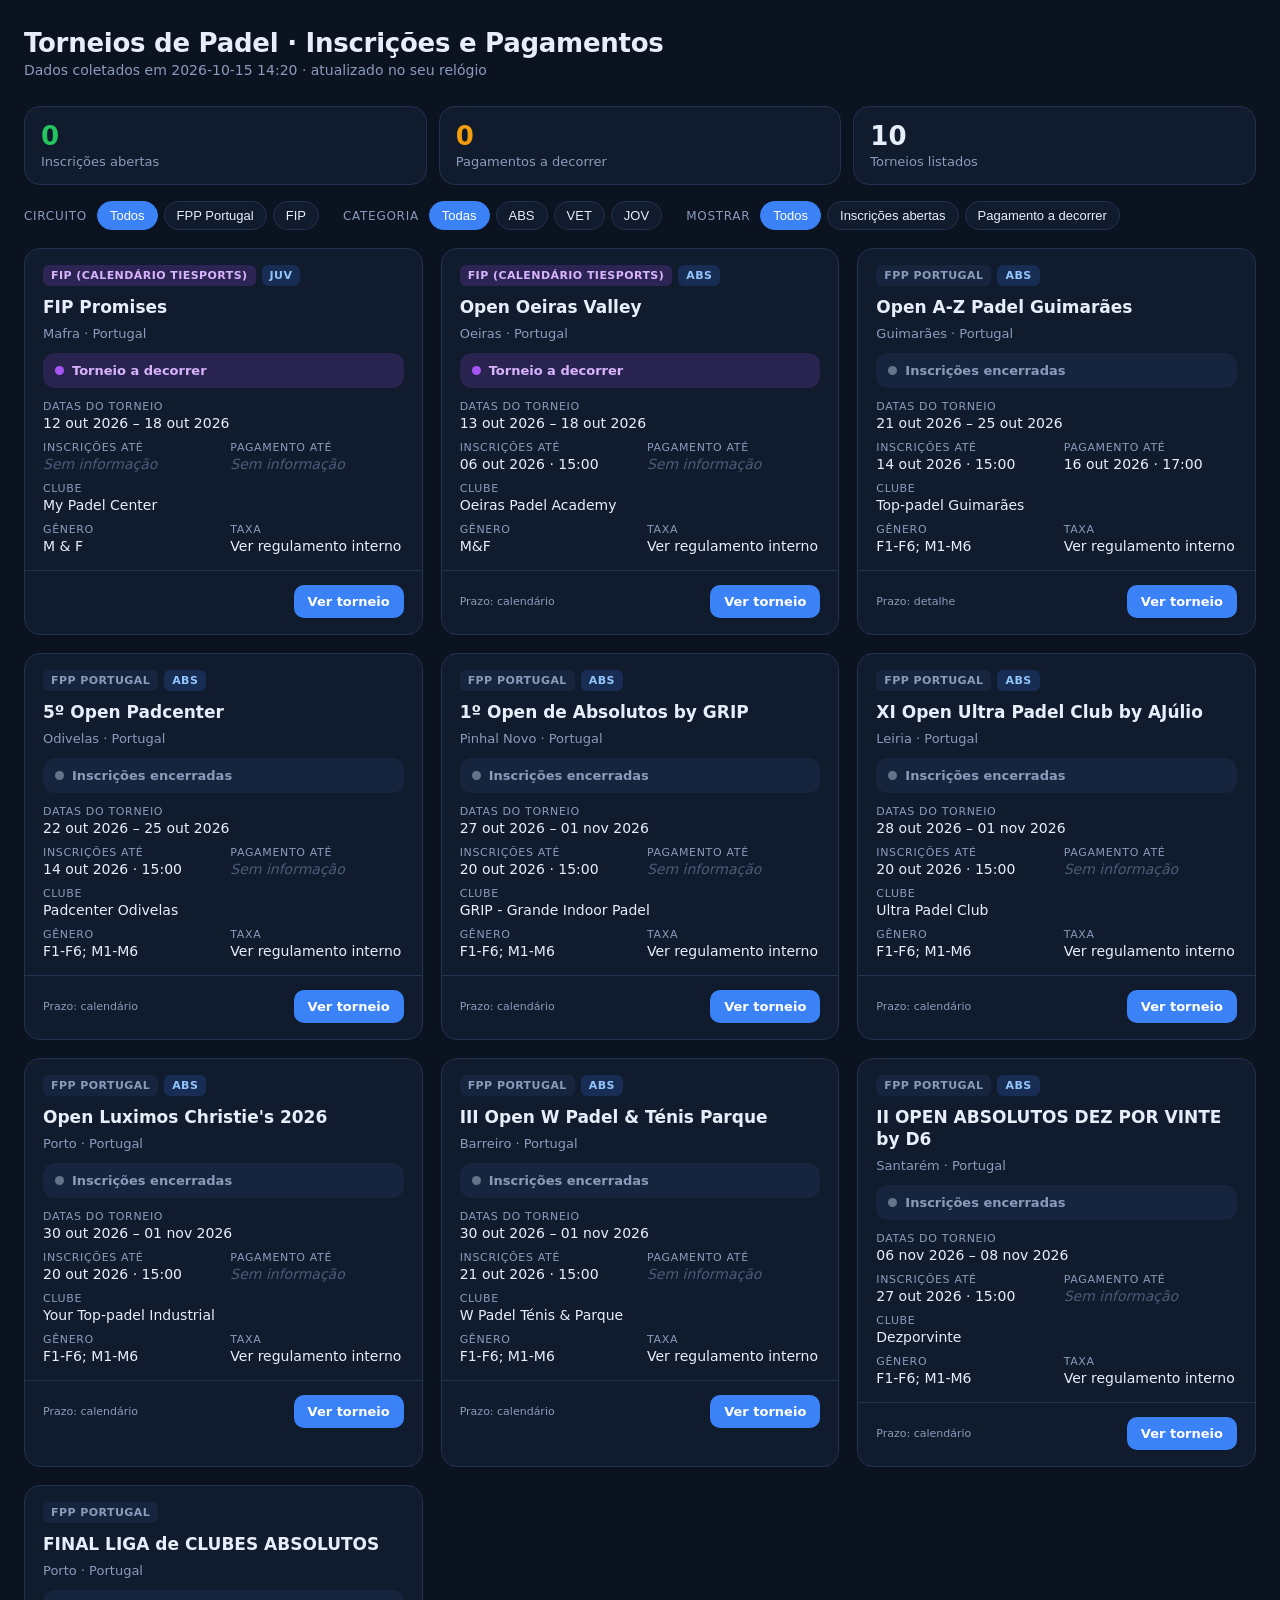
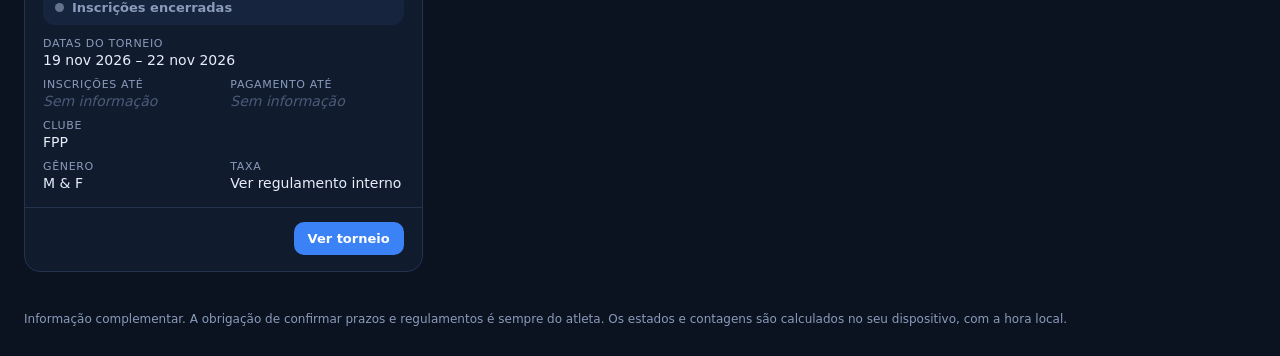
<file: circuitopadel-v01.html>
<!DOCTYPE html>
<html lang="pt-PT">
<head>
<meta charset="UTF-8">
<meta name="viewport" content="width=device-width, initial-scale=1">
<title>Torneios de Padel · Inscrições e Pagamentos</title>
<style>
  :root {
    --bg: #0b1220;
    --surface: #111b2e;
    --surface-2: #17243d;
    --line: #22324f;
    --text: #e8eef9;
    --muted: #8a9bbb;
    --accent: #3b82f6;
    --open: #22c55e;
    --open-bg: rgba(34,197,94,.14);
    --pay: #f59e0b;
    --pay-bg: rgba(245,158,11,.14);
    --closed: #64748b;
    --live: #a855f7;
    --radius: 16px;
  }
  * { box-sizing: border-box; }
  html, body { margin: 0; background: var(--bg); color: var(--text);
    font-family: system-ui, -apple-system, "Segoe UI", Roboto, sans-serif; }
  header { padding: 28px 24px 8px; max-width: 1280px; margin: 0 auto; }
  h1 { font-size: 26px; margin: 0 0 4px; letter-spacing: -.01em; }
  .sub { color: var(--muted); font-size: 14px; }

  .resumo { display: grid; grid-template-columns: repeat(auto-fit, minmax(170px, 1fr));
    gap: 12px; max-width: 1280px; margin: 20px auto 8px; padding: 0 24px; }
  .kpi { background: var(--surface); border: 1px solid var(--line); border-radius: var(--radius);
    padding: 14px 16px; }
  .kpi b { display: block; font-size: 26px; }
  .kpi span { color: var(--muted); font-size: 13px; }
  .kpi.open b { color: var(--open); }
  .kpi.pay b { color: var(--pay); }

  .filtros { max-width: 1280px; margin: 16px auto 4px; padding: 0 24px; display: flex;
    flex-wrap: wrap; gap: 14px 24px; align-items: center; }
  .grupo { display: flex; flex-wrap: wrap; gap: 6px; align-items: center; }
  .grupo label { color: var(--muted); font-size: 12px; text-transform: uppercase;
    letter-spacing: .06em; margin-right: 4px; }
  .chip { background: var(--surface); color: var(--text); border: 1px solid var(--line);
    border-radius: 999px; padding: 6px 12px; font-size: 13px; cursor: pointer; }
  .chip[aria-pressed="true"] { background: var(--accent); border-color: var(--accent); color: #fff; }

  main { max-width: 1280px; margin: 18px auto 40px; padding: 0 24px;
    display: grid; grid-template-columns: repeat(auto-fill, minmax(340px, 1fr)); gap: 18px; }

  .card { background: var(--surface); border: 1px solid var(--line); border-radius: var(--radius);
    overflow: hidden; display: flex; flex-direction: column; }
  .card.destaque-pay { border-color: rgba(245,158,11,.55); box-shadow: 0 0 0 1px rgba(245,158,11,.25) inset; }
  .card.destaque-open { border-color: rgba(34,197,94,.55); box-shadow: 0 0 0 1px rgba(34,197,94,.25) inset; }

  .topo { padding: 16px 18px 12px; display: flex; flex-direction: column; gap: 8px; }
  .etiquetas { display: flex; gap: 6px; flex-wrap: wrap; }
  .tag { font-size: 11px; font-weight: 600; letter-spacing: .04em; text-transform: uppercase;
    padding: 4px 8px; border-radius: 6px; background: var(--surface-2); color: var(--muted); }
  .tag.cat { background: rgba(59,130,246,.18); color: #93c5fd; }
  .tag.circ-fip { background: rgba(168,85,247,.18); color: #d8b4fe; }
  h2 { font-size: 17px; margin: 2px 0 0; line-height: 1.3; }
  .local { color: var(--muted); font-size: 13px; }

  .alerta { margin: 0 18px; padding: 10px 12px; border-radius: 12px; font-weight: 700;
    font-size: 13px; display: flex; align-items: center; gap: 8px; }
  .alerta .ponto { width: 9px; height: 9px; border-radius: 50%; flex: 0 0 9px; }
  .alerta.open { background: var(--open-bg); color: var(--open); }
  .alerta.open .ponto { background: var(--open); animation: pisca 1.4s infinite; }
  .alerta.pay { background: var(--pay-bg); color: var(--pay); }
  .alerta.pay .ponto { background: var(--pay); animation: pisca 1.4s infinite; }
  .alerta.live { background: rgba(168,85,247,.16); color: #d8b4fe; }
  .alerta.live .ponto { background: var(--live); animation: pisca 1.4s infinite; }
  .alerta.closed { background: var(--surface-2); color: var(--muted); }
  .alerta.closed .ponto { background: var(--closed); }
  @keyframes pisca { 0%,100% { opacity: 1; } 50% { opacity: .25; } }

  .contagem { margin: 12px 18px 0; background: var(--surface-2); border-radius: 12px; padding: 12px 14px; }
  .contagem small { color: var(--muted); font-size: 12px; text-transform: uppercase; letter-spacing: .06em; }
  .relogio { display: flex; gap: 8px; margin-top: 6px; font-variant-numeric: tabular-nums; }
  .bloco-t { text-align: center; min-width: 52px; }
  .bloco-t b { display: block; font-size: 22px; line-height: 1.1; }
  .bloco-t span { font-size: 10px; color: var(--muted); text-transform: uppercase; letter-spacing: .08em; }
  .encerrado { font-size: 15px; font-weight: 600; color: var(--muted); }

  dl { margin: 12px 18px 0; display: grid; grid-template-columns: 1fr 1fr; gap: 10px 14px; }
  dl div { min-width: 0; }
  dt { font-size: 11px; color: var(--muted); text-transform: uppercase; letter-spacing: .06em; }
  dd { margin: 2px 0 0; font-size: 14px; word-break: break-word; }
  dd.vazio { color: #4b5b78; font-style: italic; }
  .largo { grid-column: 1 / -1; }

  .rodape { margin-top: auto; padding: 14px 18px 16px; display: flex; justify-content: space-between;
    align-items: center; gap: 10px; border-top: 1px solid var(--line); margin-top: 16px; }
  .fonte { font-size: 11px; color: var(--muted); }
  .botao { background: var(--accent); color: #fff; text-decoration: none; font-weight: 600;
    font-size: 13px; padding: 9px 14px; border-radius: 10px; }
  .botao:hover { filter: brightness(1.1); }

  .vazio-lista { grid-column: 1 / -1; text-align: center; color: var(--muted); padding: 40px 0; }
  footer { max-width: 1280px; margin: 0 auto 30px; padding: 0 24px; color: var(--muted); font-size: 12px; }
</style>
</head>
<body>

<header>
  <h1>Torneios de Padel · Inscrições e Pagamentos</h1>
  <div class="sub" id="atualizado">Carregando…</div>
</header>

<section class="resumo" aria-label="Resumo">
  <div class="kpi open"><b id="k-abertas">0</b><span>Inscrições abertas</span></div>
  <div class="kpi pay"><b id="k-pagamento">0</b><span>Pagamentos a decorrer</span></div>
  <div class="kpi"><b id="k-total">0</b><span>Torneios listados</span></div>
</section>

<section class="filtros" aria-label="Filtros">
  <div class="grupo" id="f-circuito">
    <label>Circuito</label>
    <button class="chip" data-valor="todos" aria-pressed="true">Todos</button>
    <button class="chip" data-valor="FPP Portugal" aria-pressed="false">FPP Portugal</button>
    <button class="chip" data-valor="FIP" aria-pressed="false">FIP</button>
  </div>
  <div class="grupo" id="f-categoria">
    <label>Categoria</label>
    <button class="chip" data-valor="todas" aria-pressed="true">Todas</button>
    <button class="chip" data-valor="ABS" aria-pressed="false">ABS</button>
    <button class="chip" data-valor="VET" aria-pressed="false">VET</button>
    <button class="chip" data-valor="JOV" aria-pressed="false">JOV</button>
  </div>
  <div class="grupo" id="f-status">
    <label>Mostrar</label>
    <button class="chip" data-valor="todos" aria-pressed="true">Todos</button>
    <button class="chip" data-valor="abertas" aria-pressed="false">Inscrições abertas</button>
    <button class="chip" data-valor="pagamento" aria-pressed="false">Pagamento a decorrer</button>
  </div>
</section>

<main id="lista" aria-live="polite"></main>

<footer>
  Informação complementar. A obrigação de confirmar prazos e regulamentos é sempre do atleta.
  Os estados e contagens são calculados no seu dispositivo, com a hora local.
</footer>

<script>
// ==========================================================
// DADOS: arquivo JSON ao lado desta página (mesmo nome-versão).
// Ao fazer deploy, retire o sufixo -vNN do nome do JSON e aqui.
// Se o arquivo não existir, usa a cópia embutida abaixo.
// ==========================================================
const ARQUIVO_JSON = "torneiosjson-v01.json";
const DADOS_EMBUTIDOS = [{"torneio": "FIP Promises", "circuito": "FIP (calendário TieSports)", "cidade": "Mafra", "pais": "Portugal", "clube": "My Padel Center", "genero": "M & F", "categoria": "JUV", "taxa": "Ver regulamento interno", "link": "https://tiepadel.tiesports.com/torneios/fip-promises-jov-2026-10-12", "inicio": "2026-10-12", "fim": "2026-10-18", "inscData": null, "inscHora": null, "pagData": null, "pagHora": null, "statusColeta": "Torneio a decorrer", "coletadoEm": "2026-10-15T14:20", "fonte": null}, {"torneio": "Open Oeiras Valley", "circuito": "FIP (calendário TieSports)", "cidade": "Oeiras", "pais": "Portugal", "clube": "Oeiras Padel Academy", "genero": "M&F", "categoria": "ABS", "taxa": "Ver regulamento interno", "link": "https://fpp.tiepadel.com/tournaments/OpenOeirasValley", "inicio": "2026-10-13", "fim": "2026-10-18", "inscData": "2026-10-06", "inscHora": "15:00", "pagData": null, "pagHora": null, "statusColeta": "Torneio a decorrer", "coletadoEm": "2026-10-15T14:20", "fonte": "calendário"}, {"torneio": "Open A-Z Padel Guimarães", "circuito": "FPP Portugal", "cidade": "Guimarães", "pais": "Portugal", "clube": "Top-padel Guimarães", "genero": "F1-F6; M1-M6", "categoria": "ABS", "taxa": "Ver regulamento interno", "link": "https://fpp.tiepadel.com/tournaments/OpenAZPadelGuimaraes", "inicio": "2026-10-21", "fim": "2026-10-25", "inscData": "2026-10-14", "inscHora": "15:00", "pagData": "2026-10-16", "pagHora": "17:00", "statusColeta": "Pagamentos a decorrer", "coletadoEm": "2026-10-15T14:20", "fonte": "detalhe"}, {"torneio": "5º Open Padcenter", "circuito": "FPP Portugal", "cidade": "Odivelas", "pais": "Portugal", "clube": "Padcenter Odivelas", "genero": "F1-F6; M1-M6", "categoria": "ABS", "taxa": "Ver regulamento interno", "link": "https://fpp.tiepadel.com/tournaments/5OpenPadCenter26", "inicio": "2026-10-22", "fim": "2026-10-25", "inscData": "2026-10-14", "inscHora": "15:00", "pagData": null, "pagHora": null, "statusColeta": "Pagamentos a decorrer", "coletadoEm": "2026-10-15T14:20", "fonte": "calendário"}, {"torneio": "1º Open de Absolutos by GRIP", "circuito": "FPP Portugal", "cidade": "Pinhal Novo", "pais": "Portugal", "clube": "GRIP - Grande Indoor Padel", "genero": "F1-F6; M1-M6", "categoria": "ABS", "taxa": "Ver regulamento interno", "link": "https://fpp.tiepadel.com/tournaments/1openDeAbsolutosByGRIP2026", "inicio": "2026-10-27", "fim": "2026-11-01", "inscData": "2026-10-20", "inscHora": "15:00", "pagData": null, "pagHora": null, "statusColeta": "Inscrições abertas", "coletadoEm": "2026-10-15T14:20", "fonte": "calendário"}, {"torneio": "XI Open Ultra Padel Club by AJúlio", "circuito": "FPP Portugal", "cidade": "Leiria", "pais": "Portugal", "clube": "Ultra Padel Club", "genero": "F1-F6; M1-M6", "categoria": "ABS", "taxa": "Ver regulamento interno", "link": "https://fpp.tiepadel.com/tournaments/XIOpenUltraPadelClubbyAJulio", "inicio": "2026-10-28", "fim": "2026-11-01", "inscData": "2026-10-20", "inscHora": "15:00", "pagData": null, "pagHora": null, "statusColeta": "Inscrições abertas", "coletadoEm": "2026-10-15T14:20", "fonte": "calendário"}, {"torneio": "Open Luximos Christie's 2026", "circuito": "FPP Portugal", "cidade": "Porto", "pais": "Portugal", "clube": "Your Top-padel Industrial", "genero": "F1-F6; M1-M6", "categoria": "ABS", "taxa": "Ver regulamento interno", "link": "https://fpp.tiepadel.com/Tournaments/OpenLuximosChristies26", "inicio": "2026-10-30", "fim": "2026-11-01", "inscData": "2026-10-20", "inscHora": "15:00", "pagData": null, "pagHora": null, "statusColeta": "Inscrições abertas", "coletadoEm": "2026-10-15T14:20", "fonte": "calendário"}, {"torneio": "III Open W Padel & Ténis Parque", "circuito": "FPP Portugal", "cidade": "Barreiro", "pais": "Portugal", "clube": "W Padel Ténis & Parque", "genero": "F1-F6; M1-M6", "categoria": "ABS", "taxa": "Ver regulamento interno", "link": "https://fpp.tiepadel.com/tournaments/IIIOpenWPadelTenisParque", "inicio": "2026-10-30", "fim": "2026-11-01", "inscData": "2026-10-21", "inscHora": "15:00", "pagData": null, "pagHora": null, "statusColeta": "Inscrições abertas", "coletadoEm": "2026-10-15T14:20", "fonte": "calendário"}, {"torneio": "II OPEN ABSOLUTOS DEZ POR VINTE by D6", "circuito": "FPP Portugal", "cidade": "Santarém", "pais": "Portugal", "clube": "Dezporvinte", "genero": "F1-F6; M1-M6", "categoria": "ABS", "taxa": "Ver regulamento interno", "link": "https://fpp.tiepadel.com/Tournaments/IOpenABSDezporVinteByD6", "inicio": "2026-11-06", "fim": "2026-11-08", "inscData": "2026-10-27", "inscHora": "15:00", "pagData": null, "pagHora": null, "statusColeta": "Inscrições abertas", "coletadoEm": "2026-10-15T14:20", "fonte": "calendário"}, {"torneio": "FINAL LIGA de CLUBES ABSOLUTOS", "circuito": "FPP Portugal", "cidade": "Porto", "pais": "Portugal", "clube": "FPP", "genero": "M & F", "categoria": null, "taxa": "Ver regulamento interno", "link": "https://fpp.tiepadel.com/tournaments/ef2c1e43-5cb2-4980-a7bb-9e7b7da110bb", "inicio": "2026-11-19", "fim": "2026-11-22", "inscData": null, "inscHora": null, "pagData": null, "pagHora": null, "statusColeta": "Inscrições fechadas", "coletadoEm": "2026-10-15T14:20", "fonte": null}];

const ESTADO = { circuito: "todos", categoria: "todas", status: "todos" };
let TORNEIOS = [];

// --- utilidades -----------------------------------------------
const MESES_PT = ["jan","fev","mar","abr","mai","jun","jul","ago","set","out","nov","dez"];

function dataLocal(iso, hora) {
  // iso = 'AAAA-MM-DD'; hora = 'HH:MM' ou vazio
  if (!iso) return null;
  const [a, m, d] = iso.slice(0, 10).split("-").map(Number);
  if (hora) {
    const [hh, mm] = hora.split(":").map(Number);
    return { data: new Date(a, m - 1, d, hh, mm), exata: true };
  }
  // sem hora: o prazo vale até o fim do dia
  return { data: new Date(a, m - 1, d, 23, 59, 59), exata: false };
}

function formataData(iso) {
  if (!iso) return null;
  const [a, m, d] = iso.slice(0, 10).split("-").map(Number);
  return `${String(d).padStart(2, "0")} ${MESES_PT[m - 1]} ${a}`;
}

function formataFaixa(i, f) {
  if (!i && !f) return null;
  if (i && f && i !== f) return `${formataData(i)} – ${formataData(f)}`;
  return formataData(i || f);
}

function escapar(t) {
  return String(t ?? "").replace(/[&<>"']/g, c => ({"&":"&amp;","<":"&lt;",">":"&gt;",'"':"&quot;","'":"&#39;"}[c]));
}

// --- regra de status (igual à do robô, aplicada ao relógio) ----
function calcularStatus(t, agora) {
  const insc = dataLocal(t.inscData, t.inscHora);
  const pag  = dataLocal(t.pagData, t.pagHora);
  const inscPassou = insc ? (insc.exata ? agora >= insc.data : agora > insc.data) : null;
  const pagPassou  = pag  ? (pag.exata  ? agora >= pag.data  : agora > pag.data)  : null;

  // Inscrições abertas: prazo de inscrição ainda não passou
  if (inscPassou === false) return { chave: "abertas", rotulo: "Inscrições abertas", alvo: insc };

  // Pagamento a decorrer: inscrição encerrada e prazo de pagamento ainda não passou
  if (inscPassou === true && pagPassou === false) return { chave: "pagamento", rotulo: "Pagamento a decorrer", alvo: pag };

  // Torneio em curso (sem prazo de pagamento ativo), segundo o calendário
  if (t.statusColeta && /decorrer/i.test(t.statusColeta) && !/Pagamentos/i.test(t.statusColeta) && inscPassou !== false)
    return { chave: "curso", rotulo: "Torneio a decorrer", alvo: null };

  // Sem datas: usa o status de quando o robô coletou
  if (inscPassou === null && pagPassou === null) {
    const s = (t.statusColeta || "").toLowerCase();
    if (s.includes("abert")) return { chave: "abertas", rotulo: "Inscrições abertas", alvo: null };
    if (s.includes("pagamentos")) return { chave: "pagamento", rotulo: "Pagamento a decorrer", alvo: null };
  }

  return { chave: "fechadas", rotulo: "Inscrições encerradas", alvo: null };
}

// --- cartão -----------------------------------------------------
function blocoAlerta(st) {
  const mapa = {
    abertas:   ["open",   "Inscrições abertas"],
    pagamento: ["pay",    "Pagamento a decorrer"],
    curso:     ["live",   "Torneio a decorrer"],
    fechadas:  ["closed", "Inscrições encerradas"],
  };
  const [classe, texto] = mapa[st.chave];
  return `<div class="alerta ${classe}"><span class="ponto"></span>${texto}</div>`;
}

function blocoContagem(st) {
  if (!st.alvo) return "";
  const rotulo = st.chave === "abertas" ? "Fecha as inscrições em" : "Fecha o pagamento em";
  return `<div class="contagem" data-alvo="${st.alvo.data.getTime()}" data-exata="${st.alvo.exata}">
    <small>${rotulo}</small>
    <div class="relogio"></div>
  </div>`;
}

function campo(rotulo, valor, largo = false) {
  const vazio = !valor;
  return `<div class="${largo ? "largo" : ""}"><dt>${rotulo}</dt>
    <dd class="${vazio ? "vazio" : ""}">${vazio ? "Sem informação" : escapar(valor)}</dd></div>`;
}

function cartao(t, st) {
  const destaque = st.chave === "abertas" ? "destaque-open" : st.chave === "pagamento" ? "destaque-pay" : "";
  const inscricao = t.inscData
    ? `${formataData(t.inscData)}${t.inscHora ? " · " + t.inscHora : ""}` : null;
  const pagamento = t.pagData
    ? `${formataData(t.pagData)}${t.pagHora ? " · " + t.pagHora : ""}` : null;
  const circ = t.circuito && t.circuito.startsWith("FIP") ? "circ-fip" : "";

  return `<article class="card ${destaque}">
    <div class="topo">
      <div class="etiquetas">
        <span class="tag ${circ}">${escapar(t.circuito || "Circuito n/d")}</span>
        ${t.categoria ? `<span class="tag cat">${escapar(t.categoria)}</span>` : ""}
      </div>
      <h2>${escapar(t.torneio)}</h2>
      <div class="local">${escapar([t.cidade, t.pais].filter(Boolean).join(" · "))}</div>
    </div>

    ${blocoAlerta(st)}
    ${blocoContagem(st)}

    <dl>
      ${campo("Datas do torneio", formataFaixa(t.inicio, t.fim), true)}
      ${campo("Inscrições até", inscricao)}
      ${campo("Pagamento até", pagamento)}
      ${campo("Clube", t.clube, true)}
      ${campo("Gênero", t.genero)}
      ${campo("Taxa", t.taxa)}
    </dl>

    <div class="rodape">
      <span class="fonte">${t.fonte ? "Prazo: " + escapar(t.fonte) : ""}</span>
      ${t.link ? `<a class="botao" href="${escapar(t.link)}" target="_blank" rel="noopener">Ver torneio</a>` : ""}
    </div>
  </article>`;
}

// --- contagem regressiva ---------------------------------------
function formataRestante(ms) {
  const total = Math.max(0, Math.floor(ms / 1000));
  const d = Math.floor(total / 86400);
  const h = Math.floor((total % 86400) / 3600);
  const m = Math.floor((total % 3600) / 60);
  const s = total % 60;
  const bloco = (v, r) => `<div class="bloco-t"><b>${String(v).padStart(2, "0")}</b><span>${r}</span></div>`;
  return bloco(d, "dias") + bloco(h, "horas") + bloco(m, "min") + bloco(s, "seg");
}

function atualizarRelogios() {
  const agora = Date.now();
  document.querySelectorAll(".contagem").forEach(el => {
    const alvo = Number(el.dataset.alvo);
    const exata = el.dataset.exata === "true";
    const cont = el.querySelector(".relogio");
    if (exata && alvo - agora > 0) {
      cont.innerHTML = formataRestante(alvo - agora);
    } else if (!exata && alvo - agora > 0) {
      cont.innerHTML = formataRestante(alvo - agora);
    } else {
      cont.innerHTML = `<span class="encerrado">Prazo encerrado</span>`;
    }
  });
}

// --- filtros e renderização -------------------------------------
function passaFiltro(t, st) {
  if (ESTADO.circuito !== "todos") {
    const ok = ESTADO.circuito === "FIP" ? (t.circuito || "").startsWith("FIP") : t.circuito === ESTADO.circuito;
    if (!ok) return false;
  }
  if (ESTADO.categoria !== "todas" && t.categoria !== ESTADO.categoria) return false;
  if (ESTADO.status === "abertas" && st.chave !== "abertas") return false;
  if (ESTADO.status === "pagamento" && st.chave !== "pagamento") return false;
  return true;
}

function ordenar(a, b) {
  // alertas primeiro (pagamento e inscrições abertas), depois pelo próximo prazo
  const peso = { pagamento: 0, abertas: 1, curso: 2, fechadas: 3 };
  const sa = a.st, sb = b.st;
  if (peso[sa.chave] !== peso[sb.chave]) return peso[sa.chave] - peso[sb.chave];
  const ta = sa.alvo ? sa.alvo.data.getTime() : Infinity;
  const tb = sb.alvo ? sb.alvo.data.getTime() : Infinity;
  return ta - tb;
}

function renderizar() {
  const agora = new Date();
  const itens = TORNEIOS.map(t => ({ t, st: calcularStatus(t, agora) }));

  document.getElementById("k-abertas").textContent = itens.filter(i => i.st.chave === "abertas").length;
  document.getElementById("k-pagamento").textContent = itens.filter(i => i.st.chave === "pagamento").length;
  document.getElementById("k-total").textContent = itens.length;

  const visiveis = itens.filter(i => passaFiltro(i.t, i.st)).sort(ordenar);
  const lista = document.getElementById("lista");
  lista.innerHTML = visiveis.length
    ? visiveis.map(i => cartao(i.t, i.st)).join("")
    : `<div class="vazio-lista">Nenhum torneio com estes filtros.</div>`;

  atualizarRelogios();
}

function ligarFiltros() {
  document.querySelectorAll(".grupo").forEach(grupo => {
    const chave = grupo.id.replace("f-", "");
    grupo.querySelectorAll(".chip").forEach(botao => {
      botao.addEventListener("click", () => {
        grupo.querySelectorAll(".chip").forEach(b => b.setAttribute("aria-pressed", "false"));
        botao.setAttribute("aria-pressed", "true");
        ESTADO[chave] = botao.dataset.valor;
        renderizar();
      });
    });
  });
}

async function carregar() {
  let dados = DADOS_EMBUTIDOS;
  try {
    const resp = await fetch(ARQUIVO_JSON, { cache: "no-store" });
    if (resp.ok) dados = await resp.json();
  } catch (e) { /* sem arquivo ao lado: usa a cópia embutida */ }
  TORNEIOS = dados;

  const ultima = dados.map(t => t.coletadoEm).filter(Boolean).sort().pop();
  document.getElementById("atualizado").textContent =
    ultima ? `Dados coletados em ${ultima.replace("T", " ")} · atualizado no seu relógio` : "Dados sem data de coleta";

  renderizar();
}

ligarFiltros();
carregar();
// Recalcula status e contagens a cada segundo
setInterval(() => {
  const agora = new Date();
  const mudou = TORNEIOS.some(t => {
    const st = calcularStatus(t, agora);
    return st.alvo && st.alvo.data < agora; // um prazo acabou de passar: redesenha
  });
  if (mudou) renderizar(); else atualizarRelogios();
}, 1000);
</script>
</body>
</html>
</file>
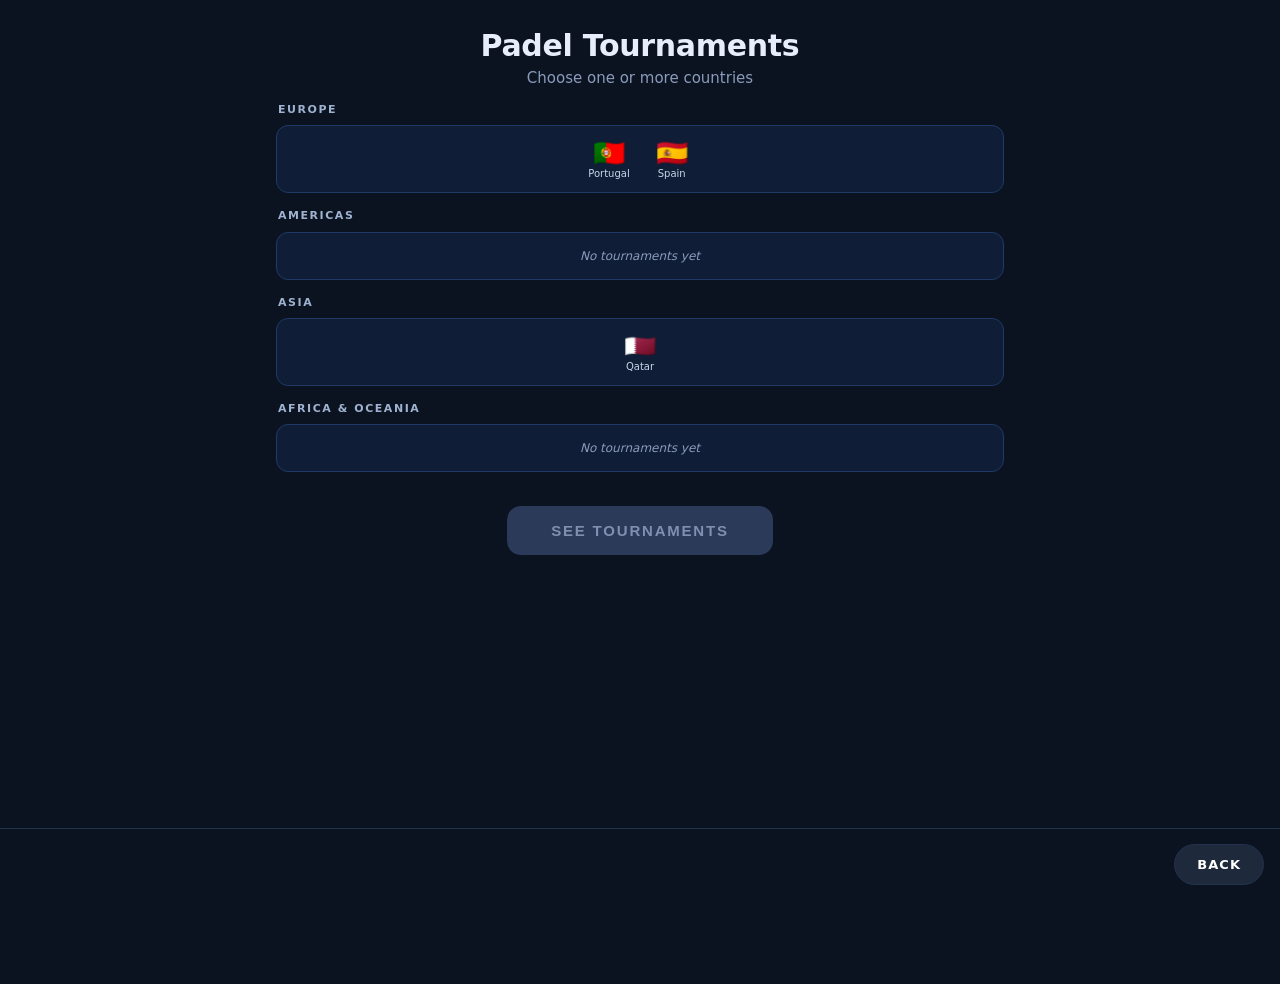
<file: circuitopadel.html>
<!DOCTYPE html>
<html lang="en">
<head>
<meta charset="UTF-8">
<meta name="viewport" content="width=device-width, initial-scale=1">
<title>Padel Tournaments · Registration and Payments</title>
<style>
  :root {
    --bg: #0b1220;
    --surface: #111b2e;
    --surface-2: #17243d;
    --line: #22324f;
    --text: #e8eef9;
    --muted: #8a9bbb;
    --accent: #3b82f6;
    --open: #22c55e;
    --open-bg: rgba(34,197,94,.14);
    --pay: #f59e0b;
    --pay-bg: rgba(245,158,11,.14);
    --closed: #64748b;
    --live: #a855f7;
    --radius: 16px;
  }
  * { box-sizing: border-box; }
  html, body { margin: 0; background: var(--bg); color: var(--text);
    font-family: system-ui, -apple-system, "Segoe UI", Roboto, sans-serif; }
  [hidden] { display: none !important; }
  /* Barra reservada ao BACK, fixa e opaca no rodapé: o conteúdo rola acima dela */
  body { padding-bottom: calc(env(safe-area-inset-bottom, 0px) + 84px); }
  .barra-back { position: fixed; left: 0; right: 0; bottom: 0; z-index: 40; background: var(--bg);
    border-top: 1px solid var(--line); display: flex; justify-content: flex-end; align-items: center;
    padding: 12px 16px calc(env(safe-area-inset-bottom, 0px) + 12px); height: calc(72px + env(safe-area-inset-bottom, 0px)); }
  .botao-back { display: inline-block; text-decoration: none; background: #1e293b; color: #ffffff; border: 1px solid var(--line); border-radius: 999px;
    padding: 12px 22px; font-size: 13px; font-weight: 800; letter-spacing: .08em; text-transform: uppercase;
    cursor: pointer; }
  .botao-back:hover { filter: brightness(1.15); }

  /* ---------- Splash de países ---------- */
  #splash { min-height: 100vh; padding: 28px 16px 32px; max-width: 760px; margin: 0 auto; }
  #splash h1 { font-size: 30px; margin: 0 0 6px; letter-spacing: -.01em; text-align: center; }
  #splash .lead { color: var(--muted); text-align: center; margin: 0 0 8px; font-size: 15px; }
  .regiao { margin-top: 16px; }
  .regiao h2 { font-size: 11px; letter-spacing: .14em; text-transform: uppercase; color: #9fb3d1;
    font-weight: 600; margin: 0 0 8px 2px; }
  .painel-bandeiras { display: flex; flex-wrap: wrap; justify-content: center; gap: 4px 6px;
    padding: 8px 10px; background: #0f1d36; border: 1px solid #1f3a66; border-radius: 12px; }
  .pais { background: transparent; border: 2px solid transparent; border-radius: 10px; padding: 4px 6px 3px;
    display: flex; flex-direction: column; align-items: center; gap: 2px; color: var(--text); cursor: pointer;
    min-width: 56px; font: inherit; transition: box-shadow .15s, border-color .15s; }
  .pais .emoji { font-size: 26px; line-height: 1; }
  .vazio-regiao { color: var(--muted); font-size: 12px; font-style: italic; padding: 8px 6px; }
  .pais .nome { font-size: 10px; color: #c9d6ea; text-align: center; }
  .pais[aria-pressed="true"] { border-color: #38bdf8; box-shadow: 0 0 16px rgba(56,189,248,.55); }
  .pais.breve { opacity: .4; cursor: not-allowed; }
  .pais .selo-breve { font-size: 9px; color: var(--muted); text-transform: uppercase; letter-spacing: .1em; }

  .botao-ver { display: block; margin: 34px auto 0; background: var(--accent); color: #fff; border: 0;
    border-radius: 14px; padding: 16px 44px; font-size: 15px; font-weight: 800; letter-spacing: .12em;
    text-transform: uppercase; cursor: pointer; box-shadow: 0 14px 34px rgba(59,130,246,.45); }
  .botao-ver:hover { filter: brightness(1.1); }
  .botao-ver:disabled { background: #2a3a58; color: #7f8fb0; box-shadow: none; cursor: not-allowed; }

  /* ---------- Lista de torneios ---------- */
  .barra { position: sticky; top: 0; z-index: 10; background: rgba(11,18,32,.92);
    backdrop-filter: blur(8px); border-bottom: 1px solid var(--line); }
  .barra-interna { max-width: 1280px; margin: 0 auto; padding: 8px 16px; display: flex;
    align-items: center; justify-content: space-between; gap: 12px; }
  .barra h1 { font-size: 15px; margin: 0; font-weight: 700; letter-spacing: -.01em; white-space: nowrap; cursor: pointer; }
  .totais { display: flex; gap: 12px; align-items: center; font-size: 12px; font-weight: 600; flex-wrap: wrap; justify-content: flex-end; }
  .total { display: flex; align-items: center; gap: 7px; }
  .total .ponto { width: 8px; height: 8px; border-radius: 50%; }
  .total.open { color: var(--open); } .total.open .ponto { background: var(--open); }
  .total.pay { color: var(--pay); } .total.pay .ponto { background: var(--pay); }
  .total b { font-size: 16px; font-variant-numeric: tabular-nums; }

  .meta { max-width: 1280px; margin: 10px auto 0; padding: 0 24px; color: var(--muted); font-size: 12px; }

  .filtros { max-width: 1280px; margin: 14px auto 4px; padding: 0 24px; display: flex; flex-direction: column; gap: 8px; }
  .linha { display: flex; flex-wrap: wrap; gap: 6px; }
  .chip { background: var(--surface); color: var(--text); border: 1px solid var(--line);
    border-radius: 999px; padding: 6px 12px; font-size: 13px; cursor: pointer; }
  .chip[aria-pressed="true"] { background: var(--accent); border-color: var(--accent); color: #fff; }

  main { max-width: 1280px; margin: 16px auto 40px; padding: 0 24px;
    display: grid; grid-template-columns: repeat(auto-fill, minmax(340px, 1fr)); gap: 18px; }

  .card { background: var(--surface); border: 1px solid var(--line); border-radius: var(--radius);
    overflow: hidden; display: flex; flex-direction: column; }
  .card.destaque-pay { border-color: rgba(245,158,11,.55); box-shadow: 0 0 0 1px rgba(245,158,11,.25) inset; }
  .card.destaque-open { border-color: rgba(34,197,94,.55); box-shadow: 0 0 0 1px rgba(34,197,94,.25) inset; }

  .topo { padding: 16px 18px 12px; display: flex; flex-direction: column; gap: 6px; }
  .linha-circuito { display: flex; justify-content: space-between; align-items: center; gap: 12px; }
  .circuito-com-bandeira { display: flex; align-items: center; gap: 8px; }
  .circuito { font-size: 20px; font-weight: 800; color: #ffffff; letter-spacing: .02em;
    text-transform: uppercase; line-height: 1.1; }
  .linha-nome { display: flex; justify-content: space-between; align-items: center; gap: 12px; }
  h2 { font-size: 14px; font-weight: 600; color: #cbd5e1; margin: 4px 0 0; line-height: 1.3; }
  .bandeira-card { font-size: 22px; line-height: 1; }
  .coluna-direita { display: flex; flex-direction: column; align-items: flex-end; gap: 6px; flex: 0 0 auto; }
  .escolhas { display: flex; gap: 6px; }
  .btn-escolha { background: transparent; color: #ffffff; border: 2px solid #ffffff; border-radius: 10px;
    padding: 9px 14px; font-size: 13px; font-weight: 800; letter-spacing: .04em; text-transform: uppercase;
    cursor: pointer; white-space: nowrap; box-sizing: border-box; line-height: 1.2; }
  .btn-escolha:hover { filter: brightness(1.15); }
  .btn-escolha.ativo { background: #16a34a; border-color: #16a34a; }   /* IN */
  .btn-escolha.fora { background: #dc2626; border-color: #dc2626; }    /* OUT */
  .clube { color: #cbd5e1; font-size: 14px; font-weight: 600; }
  .local { color: var(--muted); font-size: 13px; }

  .alerta { margin: 0 18px; padding: 10px 12px; border-radius: 12px; font-weight: 700;
    font-size: 13px; display: flex; align-items: center; gap: 10px; }
  .alerta .ponto { width: 9px; height: 9px; border-radius: 50%; flex: 0 0 9px; }
  .alerta.open { background: var(--open-bg); color: var(--open); }
  .alerta.open .ponto { background: var(--open); animation: pisca 1.4s infinite; }
  .alerta.pay { background: var(--pay-bg); color: var(--pay); }
  .alerta.live { background: rgba(168,85,247,.16); color: #d8b4fe; }
  .alerta.live .ponto { background: var(--live); animation: pisca 1.4s infinite; }
  .alerta.closed { background: var(--surface-2); color: var(--muted); }
  .alerta.soon { background: rgba(59,130,246,.14); color: #93c5fd; }
  .alerta.soon .ponto { background: #93c5fd; }
  .alerta.closed .ponto { background: var(--closed); }
  @keyframes pisca { 0%,100% { opacity: 1; } 50% { opacity: .25; } }

  .sirene { width: 30px; height: 30px; flex: 0 0 30px; border-radius: 50%; position: relative;
    overflow: hidden; background: radial-gradient(circle at 50% 35%, #fecaca 0, #ef4444 45%, #7f1d1d 100%);
    box-shadow: 0 0 10px rgba(239,68,68,.6); }
  .sirene::after { content: ""; position: absolute; inset: -40%; border-radius: 50%;
    background: conic-gradient(from 0deg, transparent 0deg 60deg, rgba(255,255,255,.9) 70deg,
      transparent 90deg 180deg, rgba(255,255,255,.9) 190deg, transparent 210deg 360deg);
    animation: gira 1s linear infinite; }
  @keyframes gira { to { transform: rotate(360deg); } }

  .contagem { margin: 12px 18px 0; background: var(--surface-2); border-radius: 12px; padding: 12px 14px; }
  .contagem small { color: var(--muted); font-size: 12px; text-transform: uppercase; letter-spacing: .06em; }
  .relogio { display: flex; gap: 8px; margin-top: 6px; font-variant-numeric: tabular-nums; }
  .bloco-t { text-align: center; min-width: 52px; }
  .bloco-t b { display: block; font-size: 22px; line-height: 1.1; }
  .bloco-t span { font-size: 10px; color: var(--muted); text-transform: uppercase; letter-spacing: .08em; }
  .encerrado { font-size: 15px; font-weight: 600; color: var(--muted); }

  dl { margin: 12px 18px 0; display: grid; grid-template-columns: 1fr 1fr; gap: 10px 14px; }
  dl div { min-width: 0; }
  dt { font-size: 11px; color: var(--muted); text-transform: uppercase; letter-spacing: .06em; }
  dd { margin: 2px 0 0; font-size: 14px; word-break: break-word; }
  dd.vazio { color: #4b5b78; font-style: italic; }
  .largo { grid-column: 1 / -1; }
  .direita { text-align: right; }

  .rodape { margin-top: auto; padding: 14px 18px 16px; display: flex; justify-content: space-between; align-items: center; gap: 10px;
    border-top: 1px solid var(--line); margin-top: 16px; }
  .botao { background: var(--accent); color: #fff; text-decoration: none; font-weight: 600;
    font-size: 13px; padding: 9px 14px; border-radius: 10px; }
  .botao:hover { filter: brightness(1.1); }

  .alerta.pago { background: rgba(34,197,94,.10); color: #86efac; border: 1px solid rgba(34,197,94,.35); }
  .alerta.pago .marca-ok { width: 20px; height: 20px; border-radius: 50%; background: var(--open); color: #04210f;
    font-size: 12px; line-height: 20px; text-align: center; flex: 0 0 20px; font-weight: 800; }
  .acoes { display: flex; gap: 8px; align-items: center; flex-wrap: wrap; justify-content: flex-end; }
  .botao-pagar { background: #dc2626; color: #ffffff; border: 2px solid #dc2626; border-radius: 10px; padding: 9px 14px;
    font-size: 13px; font-weight: 800; letter-spacing: .04em; text-transform: uppercase; cursor: pointer;
    box-sizing: border-box; line-height: 1.2; white-space: nowrap; }
  .botao-pagar.pago { background: #16a34a; border-color: #16a34a; color: #ffffff; }
  .botao-pagar:hover { filter: brightness(1.08); }

  .vazio-lista { grid-column: 1 / -1; text-align: center; color: var(--muted); padding: 40px 0; }
  footer { max-width: 1280px; margin: 0 auto 30px; padding: 0 24px; color: var(--muted); font-size: 12px; }
</style>
</head>
<body>

<!-- ======================= SPLASH: escolha de países ======================= -->
<section id="splash" aria-label="Choose countries">
  <h1>Padel Tournaments</h1>
  <p class="lead">Choose one or more countries</p>
  <div id="grade-paises"></div>
  <button class="botao-ver" id="btn-ver" type="button" hidden>See tournaments</button>
</section>

<!-- ======================= LISTA DE TORNEIOS ======================= -->
<div id="lista-view" hidden>
  <div class="barra">
    <div class="barra-interna">
      <h1 id="titulo-barra">Padel Tournaments</h1>
      <div class="totais" aria-label="Totals">
        <span class="total open"><span class="ponto"></span>Registration open <b id="k-abertas">0</b></span>
        <span class="total pay"><span class="ponto"></span>Payment open <b id="k-pagamento">0</b></span>
      </div>
    </div>
  </div>
  <div class="meta" id="atualizado">Loading…</div>

  <section class="filtros" aria-label="Filters">
    <div class="linha" id="f-circuito">
      <button class="chip" data-valor="todos" aria-pressed="true">All</button>
      <button class="chip" data-valor="Promises" aria-pressed="false">Promises</button>
      <button class="chip" data-valor="CUPRA Tour" aria-pressed="false">CUPRA Tour</button>
      <button class="chip" data-valor="FPP Portugal" aria-pressed="false">FPP</button>
    </div>
    <div class="linha" id="f-categoria">
      <button class="chip" data-valor="todas" aria-pressed="true">All</button>
      <button class="chip" data-valor="MAIN" aria-pressed="false">MAIN</button>
      <button class="chip" data-valor="SENIORS" aria-pressed="false">SENIORS</button>
      <button class="chip" data-valor="JUNIOR" aria-pressed="false">JUNIOR</button>
    </div>
    <div class="linha" id="f-status">
      <button class="chip" data-valor="todos" aria-pressed="true">All</button>
      <button class="chip" data-valor="abertas" aria-pressed="false">Registration open</button>
      <button class="chip" data-valor="pagamento" aria-pressed="false">Payment open</button>
    </div>
  </section>

  <main id="lista" aria-live="polite"></main>

  <footer>
    <span id="fontes">Data sources: FPP (Portugal) and FIP (Promise and CUPRA Tour).</span>
    Complementary information. Athletes are always responsible for confirming deadlines and rules with the organizer.
    Times are shown in your local time.
  </footer>
</div>

<nav class="barra-back"><a class="botao-back" id="btn-back" href="index.html">Back</a></nav>

<script>
// ==========================================================
// DADOS: arquivo JSON fixo, publicado junto com a página no GitHub.
// Gerado pelo robô (torneiosjson.json).
// ==========================================================
const ARQUIVO_JSON = "torneiosjson.json";

// ==========================================================
// PAÍSES: mapeamento de nome -> código (bandeira) e região.
// A tela só mostra países que existem na planilha/JSON.
// Países sem mapeamento aparecem em "Other" com globo.
// ==========================================================
const PAISES = [
  { codigo: "al", nome: "Albania", nomePt: "Albânia", regiao: "Europe", aliases: [] },
  { codigo: "ad", nome: "Andorra", nomePt: "Andorra", regiao: "Europe", aliases: [] },
  { codigo: "at", nome: "Austria", nomePt: "Áustria", regiao: "Europe", aliases: [] },
  { codigo: "be", nome: "Belgium", nomePt: "Bélgica", regiao: "Europe", aliases: [] },
  { codigo: "ba", nome: "Bosnia and Herzegovina", nomePt: "Bósnia e Herzegovina", regiao: "Europe", aliases: [] },
  { codigo: "bg", nome: "Bulgaria", nomePt: "Bulgária", regiao: "Europe", aliases: [] },
  { codigo: "hr", nome: "Croatia", nomePt: "Croácia", regiao: "Europe", aliases: [] },
  { codigo: "cy", nome: "Cyprus", nomePt: "Chipre", regiao: "Europe", aliases: [] },
  { codigo: "cz", nome: "Czech Republic", nomePt: "República Checa", regiao: "Europe", aliases: ["Czechia"] },
  { codigo: "dk", nome: "Denmark", nomePt: "Dinamarca", regiao: "Europe", aliases: [] },
  { codigo: "ee", nome: "Estonia", nomePt: "Estónia", regiao: "Europe", aliases: [] },
  { codigo: "fi", nome: "Finland", nomePt: "Finlândia", regiao: "Europe", aliases: [] },
  { codigo: "fr", nome: "France", nomePt: "França", regiao: "Europe", aliases: [] },
  { codigo: "de", nome: "Germany", nomePt: "Alemanha", regiao: "Europe", aliases: [] },
  { codigo: "gr", nome: "Greece", nomePt: "Grécia", regiao: "Europe", aliases: [] },
  { codigo: "hu", nome: "Hungary", nomePt: "Hungria", regiao: "Europe", aliases: [] },
  { codigo: "is", nome: "Iceland", nomePt: "Islândia", regiao: "Europe", aliases: [] },
  { codigo: "ie", nome: "Ireland", nomePt: "Irlanda", regiao: "Europe", aliases: [] },
  { codigo: "it", nome: "Italy", nomePt: "Itália", regiao: "Europe", aliases: [] },
  { codigo: "xk", nome: "Kosovo", nomePt: "Kosovo", regiao: "Europe", aliases: [] },
  { codigo: "lv", nome: "Latvia", nomePt: "Letónia", regiao: "Europe", aliases: [] },
  { codigo: "li", nome: "Liechtenstein", nomePt: "Liechtenstein", regiao: "Europe", aliases: [] },
  { codigo: "lt", nome: "Lithuania", nomePt: "Lituânia", regiao: "Europe", aliases: [] },
  { codigo: "lu", nome: "Luxembourg", nomePt: "Luxemburgo", regiao: "Europe", aliases: [] },
  { codigo: "mt", nome: "Malta", nomePt: "Malta", regiao: "Europe", aliases: [] },
  { codigo: "md", nome: "Moldova", nomePt: "Moldávia", regiao: "Europe", aliases: [] },
  { codigo: "mc", nome: "Monaco", nomePt: "Mónaco", regiao: "Europe", aliases: [] },
  { codigo: "me", nome: "Montenegro", nomePt: "Montenegro", regiao: "Europe", aliases: [] },
  { codigo: "nl", nome: "Netherlands", nomePt: "Países Baixos", regiao: "Europe", aliases: ["Holland"] },
  { codigo: "mk", nome: "North Macedonia", nomePt: "Macedónia do Norte", regiao: "Europe", aliases: [] },
  { codigo: "no", nome: "Norway", nomePt: "Noruega", regiao: "Europe", aliases: [] },
  { codigo: "pl", nome: "Poland", nomePt: "Polónia", regiao: "Europe", aliases: [] },
  { codigo: "pt", nome: "Portugal", nomePt: "Portugal", regiao: "Europe", aliases: [] },
  { codigo: "ro", nome: "Romania", nomePt: "Roménia", regiao: "Europe", aliases: [] },
  { codigo: "ru", nome: "Russia", nomePt: "Rússia", regiao: "Europe", aliases: [] },
  { codigo: "sm", nome: "San Marino", nomePt: "San Marino", regiao: "Europe", aliases: [] },
  { codigo: "rs", nome: "Serbia", nomePt: "Sérvia", regiao: "Europe", aliases: [] },
  { codigo: "sk", nome: "Slovakia", nomePt: "Eslováquia", regiao: "Europe", aliases: [] },
  { codigo: "si", nome: "Slovenia", nomePt: "Eslovénia", regiao: "Europe", aliases: [] },
  { codigo: "es", nome: "Spain", nomePt: "Espanha", regiao: "Europe", aliases: [] },
  { codigo: "se", nome: "Sweden", nomePt: "Suécia", regiao: "Europe", aliases: [] },
  { codigo: "ch", nome: "Switzerland", nomePt: "Suíça", regiao: "Europe", aliases: [] },
  { codigo: "tr", nome: "Turkey", nomePt: "Turquia", regiao: "Europe", aliases: ["Türkiye"] },
  { codigo: "ua", nome: "Ukraine", nomePt: "Ucrânia", regiao: "Europe", aliases: [] },
  { codigo: "gb", nome: "United Kingdom", nomePt: "Reino Unido", regiao: "Europe", aliases: ["UK", "England", "Great Britain", "Inglaterra", "Escócia", "Scotland", "Wales", "Gales"] },
  { codigo: "by", nome: "Belarus", nomePt: "Bielorrússia", regiao: "Europe", aliases: [] },
  { codigo: "ge", nome: "Georgia", nomePt: "Geórgia", regiao: "Europe", aliases: [] },
  { codigo: "ar", nome: "Argentina", nomePt: "Argentina", regiao: "Americas", aliases: [] },
  { codigo: "bo", nome: "Bolivia", nomePt: "Bolívia", regiao: "Americas", aliases: [] },
  { codigo: "br", nome: "Brazil", nomePt: "Brasil", regiao: "Americas", aliases: [] },
  { codigo: "ca", nome: "Canada", nomePt: "Canadá", regiao: "Americas", aliases: [] },
  { codigo: "cl", nome: "Chile", nomePt: "Chile", regiao: "Americas", aliases: [] },
  { codigo: "co", nome: "Colombia", nomePt: "Colômbia", regiao: "Americas", aliases: [] },
  { codigo: "cr", nome: "Costa Rica", nomePt: "Costa Rica", regiao: "Americas", aliases: [] },
  { codigo: "cu", nome: "Cuba", nomePt: "Cuba", regiao: "Americas", aliases: [] },
  { codigo: "do", nome: "Dominican Republic", nomePt: "República Dominicana", regiao: "Americas", aliases: [] },
  { codigo: "ec", nome: "Ecuador", nomePt: "Equador", regiao: "Americas", aliases: [] },
  { codigo: "sv", nome: "El Salvador", nomePt: "El Salvador", regiao: "Americas", aliases: [] },
  { codigo: "gt", nome: "Guatemala", nomePt: "Guatemala", regiao: "Americas", aliases: [] },
  { codigo: "ht", nome: "Haiti", nomePt: "Haiti", regiao: "Americas", aliases: [] },
  { codigo: "hn", nome: "Honduras", nomePt: "Honduras", regiao: "Americas", aliases: [] },
  { codigo: "jm", nome: "Jamaica", nomePt: "Jamaica", regiao: "Americas", aliases: [] },
  { codigo: "mx", nome: "Mexico", nomePt: "México", regiao: "Americas", aliases: [] },
  { codigo: "ni", nome: "Nicaragua", nomePt: "Nicarágua", regiao: "Americas", aliases: [] },
  { codigo: "pa", nome: "Panama", nomePt: "Panamá", regiao: "Americas", aliases: [] },
  { codigo: "py", nome: "Paraguay", nomePt: "Paraguai", regiao: "Americas", aliases: [] },
  { codigo: "pe", nome: "Peru", nomePt: "Peru", regiao: "Americas", aliases: [] },
  { codigo: "pr", nome: "Puerto Rico", nomePt: "Porto Rico", regiao: "Americas", aliases: [] },
  { codigo: "uy", nome: "Uruguay", nomePt: "Uruguai", regiao: "Americas", aliases: [] },
  { codigo: "us", nome: "United States", nomePt: "Estados Unidos", regiao: "Americas", aliases: ["USA", "EUA", "United States of America"] },
  { codigo: "ve", nome: "Venezuela", nomePt: "Venezuela", regiao: "Americas", aliases: [] },
  { codigo: "bs", nome: "Bahamas", nomePt: "Bahamas", regiao: "Americas", aliases: [] },
  { codigo: "bb", nome: "Barbados", nomePt: "Barbados", regiao: "Americas", aliases: [] },
  { codigo: "ae", nome: "United Arab Emirates", nomePt: "Emirados Árabes Unidos", regiao: "Asia", aliases: ["UAE"] },
  { codigo: "bh", nome: "Bahrain", nomePt: "Bahrein", regiao: "Asia", aliases: [] },
  { codigo: "bd", nome: "Bangladesh", nomePt: "Bangladesh", regiao: "Asia", aliases: [] },
  { codigo: "cn", nome: "China", nomePt: "China", regiao: "Asia", aliases: [] },
  { codigo: "hk", nome: "Hong Kong", nomePt: "Hong Kong", regiao: "Asia", aliases: [] },
  { codigo: "in", nome: "India", nomePt: "Índia", regiao: "Asia", aliases: [] },
  { codigo: "id", nome: "Indonesia", nomePt: "Indonésia", regiao: "Asia", aliases: [] },
  { codigo: "il", nome: "Israel", nomePt: "Israel", regiao: "Asia", aliases: [] },
  { codigo: "jp", nome: "Japan", nomePt: "Japão", regiao: "Asia", aliases: [] },
  { codigo: "jo", nome: "Jordan", nomePt: "Jordânia", regiao: "Asia", aliases: [] },
  { codigo: "kz", nome: "Kazakhstan", nomePt: "Cazaquistão", regiao: "Asia", aliases: [] },
  { codigo: "kw", nome: "Kuwait", nomePt: "Kuwait", regiao: "Asia", aliases: [] },
  { codigo: "lb", nome: "Lebanon", nomePt: "Líbano", regiao: "Asia", aliases: [] },
  { codigo: "my", nome: "Malaysia", nomePt: "Malásia", regiao: "Asia", aliases: [] },
  { codigo: "mv", nome: "Maldives", nomePt: "Maldivas", regiao: "Asia", aliases: [] },
  { codigo: "mn", nome: "Mongolia", nomePt: "Mongólia", regiao: "Asia", aliases: [] },
  { codigo: "om", nome: "Oman", nomePt: "Omã", regiao: "Asia", aliases: [] },
  { codigo: "ph", nome: "Philippines", nomePt: "Filipinas", regiao: "Asia", aliases: [] },
  { codigo: "qa", nome: "Qatar", nomePt: "Catar", regiao: "Asia", aliases: [] },
  { codigo: "sa", nome: "Saudi Arabia", nomePt: "Arábia Saudita", regiao: "Asia", aliases: [] },
  { codigo: "sg", nome: "Singapore", nomePt: "Singapura", regiao: "Asia", aliases: [] },
  { codigo: "kr", nome: "South Korea", nomePt: "Coreia do Sul", regiao: "Asia", aliases: ["Korea", "Republic of Korea"] },
  { codigo: "lk", nome: "Sri Lanka", nomePt: "Sri Lanka", regiao: "Asia", aliases: [] },
  { codigo: "tw", nome: "Taiwan", nomePt: "Taiwan", regiao: "Asia", aliases: [] },
  { codigo: "th", nome: "Thailand", nomePt: "Tailândia", regiao: "Asia", aliases: [] },
  { codigo: "vn", nome: "Vietnam", nomePt: "Vietname", regiao: "Asia", aliases: [] },
  { codigo: "am", nome: "Armenia", nomePt: "Arménia", regiao: "Asia", aliases: [] },
  { codigo: "az", nome: "Azerbaijan", nomePt: "Azerbaijão", regiao: "Asia", aliases: [] },
  { codigo: "uz", nome: "Uzbekistan", nomePt: "Uzbequistão", regiao: "Asia", aliases: [] },
  { codigo: "ir", nome: "Iran", nomePt: "Irão", regiao: "Asia", aliases: [] },
  { codigo: "iq", nome: "Iraq", nomePt: "Iraque", regiao: "Asia", aliases: [] },
  { codigo: "dz", nome: "Algeria", nomePt: "Argélia", regiao: "Africa & Oceania", aliases: [] },
  { codigo: "ao", nome: "Angola", nomePt: "Angola", regiao: "Africa & Oceania", aliases: [] },
  { codigo: "bj", nome: "Benin", nomePt: "Benin", regiao: "Africa & Oceania", aliases: [] },
  { codigo: "bw", nome: "Botswana", nomePt: "Botsuana", regiao: "Africa & Oceania", aliases: [] },
  { codigo: "bf", nome: "Burkina Faso", nomePt: "Burkina Faso", regiao: "Africa & Oceania", aliases: [] },
  { codigo: "cm", nome: "Cameroon", nomePt: "Camarões", regiao: "Africa & Oceania", aliases: [] },
  { codigo: "cv", nome: "Cape Verde", nomePt: "Cabo Verde", regiao: "Africa & Oceania", aliases: [] },
  { codigo: "cf", nome: "Central African Republic", nomePt: "República Centro-Africana", regiao: "Africa & Oceania", aliases: [] },
  { codigo: "td", nome: "Chad", nomePt: "Chade", regiao: "Africa & Oceania", aliases: [] },
  { codigo: "km", nome: "Comoros", nomePt: "Comores", regiao: "Africa & Oceania", aliases: [] },
  { codigo: "cg", nome: "Republic of the Congo", nomePt: "República do Congo", regiao: "Africa & Oceania", aliases: [] },
  { codigo: "cd", nome: "DR Congo", nomePt: "RD Congo", regiao: "Africa & Oceania", aliases: [] },
  { codigo: "ci", nome: "Ivory Coast", nomePt: "Costa do Marfim", regiao: "Africa & Oceania", aliases: [] },
  { codigo: "eg", nome: "Egypt", nomePt: "Egito", regiao: "Africa & Oceania", aliases: [] },
  { codigo: "gq", nome: "Equatorial Guinea", nomePt: "Guiné Equatorial", regiao: "Africa & Oceania", aliases: [] },
  { codigo: "er", nome: "Eritrea", nomePt: "Eritreia", regiao: "Africa & Oceania", aliases: [] },
  { codigo: "et", nome: "Ethiopia", nomePt: "Etiópia", regiao: "Africa & Oceania", aliases: [] },
  { codigo: "ga", nome: "Gabon", nomePt: "Gabão", regiao: "Africa & Oceania", aliases: [] },
  { codigo: "gm", nome: "Gambia", nomePt: "Gâmbia", regiao: "Africa & Oceania", aliases: [] },
  { codigo: "gh", nome: "Ghana", nomePt: "Gana", regiao: "Africa & Oceania", aliases: [] },
  { codigo: "gn", nome: "Guinea", nomePt: "Guiné", regiao: "Africa & Oceania", aliases: [] },
  { codigo: "gw", nome: "Guinea-Bissau", nomePt: "Guiné-Bissau", regiao: "Africa & Oceania", aliases: [] },
  { codigo: "ke", nome: "Kenya", nomePt: "Quénia", regiao: "Africa & Oceania", aliases: [] },
  { codigo: "ls", nome: "Lesotho", nomePt: "Lesoto", regiao: "Africa & Oceania", aliases: [] },
  { codigo: "lr", nome: "Liberia", nomePt: "Libéria", regiao: "Africa & Oceania", aliases: [] },
  { codigo: "ly", nome: "Libya", nomePt: "Líbia", regiao: "Africa & Oceania", aliases: [] },
  { codigo: "mg", nome: "Madagascar", nomePt: "Madagáscar", regiao: "Africa & Oceania", aliases: [] },
  { codigo: "mw", nome: "Malawi", nomePt: "Malawi", regiao: "Africa & Oceania", aliases: [] },
  { codigo: "ml", nome: "Mali", nomePt: "Mali", regiao: "Africa & Oceania", aliases: [] },
  { codigo: "mr", nome: "Mauritania", nomePt: "Mauritânia", regiao: "Africa & Oceania", aliases: [] },
  { codigo: "mu", nome: "Mauritius", nomePt: "Maurícia", regiao: "Africa & Oceania", aliases: [] },
  { codigo: "ma", nome: "Morocco", nomePt: "Marrocos", regiao: "Africa & Oceania", aliases: [] },
  { codigo: "mz", nome: "Mozambique", nomePt: "Moçambique", regiao: "Africa & Oceania", aliases: [] },
  { codigo: "na", nome: "Namibia", nomePt: "Namíbia", regiao: "Africa & Oceania", aliases: [] },
  { codigo: "ne", nome: "Niger", nomePt: "Níger", regiao: "Africa & Oceania", aliases: [] },
  { codigo: "ng", nome: "Nigeria", nomePt: "Nigéria", regiao: "Africa & Oceania", aliases: [] },
  { codigo: "rw", nome: "Rwanda", nomePt: "Ruanda", regiao: "Africa & Oceania", aliases: [] },
  { codigo: "st", nome: "São Tomé and Príncipe", nomePt: "São Tomé e Príncipe", regiao: "Africa & Oceania", aliases: [] },
  { codigo: "sn", nome: "Senegal", nomePt: "Senegal", regiao: "Africa & Oceania", aliases: [] },
  { codigo: "sc", nome: "Seychelles", nomePt: "Seicheles", regiao: "Africa & Oceania", aliases: [] },
  { codigo: "sl", nome: "Sierra Leone", nomePt: "Serra Leoa", regiao: "Africa & Oceania", aliases: [] },
  { codigo: "so", nome: "Somalia", nomePt: "Somália", regiao: "Africa & Oceania", aliases: [] },
  { codigo: "za", nome: "South Africa", nomePt: "África do Sul", regiao: "Africa & Oceania", aliases: [] },
  { codigo: "ss", nome: "South Sudan", nomePt: "Sudão do Sul", regiao: "Africa & Oceania", aliases: [] },
  { codigo: "sd", nome: "Sudan", nomePt: "Sudão", regiao: "Africa & Oceania", aliases: [] },
  { codigo: "sz", nome: "Eswatini", nomePt: "Essuatíni", regiao: "Africa & Oceania", aliases: [] },
  { codigo: "tz", nome: "Tanzania", nomePt: "Tanzânia", regiao: "Africa & Oceania", aliases: [] },
  { codigo: "tg", nome: "Togo", nomePt: "Togo", regiao: "Africa & Oceania", aliases: [] },
  { codigo: "tn", nome: "Tunisia", nomePt: "Tunísia", regiao: "Africa & Oceania", aliases: [] },
  { codigo: "ug", nome: "Uganda", nomePt: "Uganda", regiao: "Africa & Oceania", aliases: [] },
  { codigo: "zm", nome: "Zambia", nomePt: "Zâmbia", regiao: "Africa & Oceania", aliases: [] },
  { codigo: "zw", nome: "Zimbabwe", nomePt: "Zimbábue", regiao: "Africa & Oceania", aliases: [] },
  { codigo: "au", nome: "Australia", nomePt: "Austrália", regiao: "Africa & Oceania", aliases: [] },
  { codigo: "nz", nome: "New Zealand", nomePt: "Nova Zelândia", regiao: "Africa & Oceania", aliases: [] },
  { codigo: "fj", nome: "Fiji", nomePt: "Fiji", regiao: "Africa & Oceania", aliases: [] },
  { codigo: "pg", nome: "Papua New Guinea", nomePt: "Papua-Nova Guiné", regiao: "Africa & Oceania", aliases: [] },
  { codigo: "ws", nome: "Samoa", nomePt: "Samoa", regiao: "Africa & Oceania", aliases: [] },
];
const ORDEM_REGIOES = ["Europe", "Americas", "Asia", "Africa & Oceania"];
const CHAVE_PAISES = "circuitopadel.paises";
let SELECAO_SALVA = null;

// Cada linha de filtro aceita mais de uma opção. "All" é a opção que limpa a própria linha.
const ESTADO = { circuito: ["todos"], categoria: ["todas"], status: ["todos"] };
const TODOS_DA_LINHA = { circuito: "todos", categoria: "todas", status: "todos" };
let PAISES_SEL = [];
let TORNEIOS = [];

const MESES_EN = ["Jan","Feb","Mar","Apr","May","Jun","Jul","Aug","Sep","Oct","Nov","Dec"];

// ---------- países ----------
// Normaliza nomes: sem acento, minúsculo, sem espaços extras
function normalizaNome(s) {
  return String(s || "").normalize("NFD").replace(/[\u0300-\u036f]/g, "").toLowerCase().trim();
}

// Índice de busca: nome em inglês, português e aliases
const INDICE_PAISES = new Map();
PAISES.forEach(p => {
  [p.nome, p.nomePt, ...p.aliases].forEach(n => INDICE_PAISES.set(normalizaNome(n), p));
});

function paisPorNome(nome) {
  return INDICE_PAISES.get(normalizaNome(nome)) || null;
}

// Bandeira em emoji, gerada a partir do código do país (sem imagens externas)
function bandeiraEmoji(codigo) {
  if (!codigo) return "🌍";
  return String.fromCodePoint(...codigo.toUpperCase().split("").map(c => 127397 + c.charCodeAt(0)));
}

function carregarSelecao() {
  try {
    const v = JSON.parse(localStorage.getItem(CHAVE_PAISES) || "null");
    return Array.isArray(v) ? v : null;
  } catch (e) { return null; }
}

// Chave única de cada país: código (quando mapeado) ou nome
function chaveDoPais(p) { return p.codigo || p.nome; }

// Países que existem nos torneios carregados, agrupados por região
function paisesDisponiveis() {
  const mapa = new Map();
  TORNEIOS.forEach(t => {
    if (!t.pais) return;
    const cfg = paisPorNome(t.pais);
    const chave = cfg ? cfg.codigo : t.pais;
    if (!mapa.has(chave)) {
      mapa.set(chave, cfg ? { ...cfg } : { codigo: null, nome: t.pais, nomePt: t.pais, regiao: "Other" });
    }
  });
  return [...mapa.values()];
}

function salvarSelecao() {
  try { localStorage.setItem(CHAVE_PAISES, JSON.stringify(PAISES_SEL)); } catch (e) { /* sem armazenamento */ }
}

function montarSplash() {
  const grade = document.getElementById("grade-paises");
  const disponiveis = paisesDisponiveis();
  // Todas as regiões aparecem sempre; "Other" só quando houver país sem mapeamento
  const grupoDe = p => (p.regiao === "Other" ? "Africa & Oceania" : p.regiao);
  grade.innerHTML = ORDEM_REGIOES.map(reg => {
    const paises = disponiveis.filter(p => grupoDe(p) === reg);
    const corpo = paises.length
      ? paises.map(p => {
          const sel = PAISES_SEL.includes(chaveDoPais(p));
          return `<button class="pais" type="button" data-chave="${escapar(chaveDoPais(p))}" aria-pressed="${sel}">
            <span class="emoji">${bandeiraEmoji(p.codigo)}</span>
            <span class="nome">${escapar(p.nome)}</span>
          </button>`;
        }).join("")
      : `<span class="vazio-regiao">No tournaments yet</span>`;
    return `<section class="regiao"><h2>${reg}</h2><div class="painel-bandeiras">${corpo}</div></section>`;
  }).join("");
}

function atualizarSplash() {
  document.querySelectorAll("#grade-paises .pais[data-chave]").forEach(b => {
    b.setAttribute("aria-pressed", PAISES_SEL.includes(b.dataset.chave) ? "true" : "false");
  });
  const btn = document.getElementById("btn-ver");
  btn.hidden = false;
  btn.disabled = PAISES_SEL.length === 0;
}

function ligarSplash() {
  document.getElementById("grade-paises").addEventListener("click", (e) => {
    const b = e.target.closest(".pais[data-chave]");
    if (!b) return;
    const c = b.dataset.chave;
    PAISES_SEL = PAISES_SEL.includes(c) ? PAISES_SEL.filter(x => x !== c) : [...PAISES_SEL, c];
    atualizarSplash();
  });
  document.getElementById("btn-ver").addEventListener("click", () => {
    if (!PAISES_SEL.length) return;
    salvarSelecao();
    mostrarLista();
  });
  document.getElementById("titulo-barra").addEventListener("click", () => mostrarSplash());
}

function mostrarLista() {
  document.getElementById("splash").hidden = true;
  document.getElementById("btn-ver").hidden = true;
  document.getElementById("lista-view").hidden = false;
  renderizar();
  window.scrollTo(0, 0);
}

function mostrarSplash() {
  document.getElementById("lista-view").hidden = true;
  document.getElementById("splash").hidden = false;
  montarSplash();
  atualizarSplash();
  window.scrollTo(0, 0);
}

// ---------- datas ----------
// Converte data + hora de um fuso de origem (ex.: Europe/Lisbon) para um instante real
function offsetMinutos(timestamp, tz) {
  const p = Object.fromEntries(new Intl.DateTimeFormat("en-US", {
    timeZone: tz, hourCycle: "h23", year: "numeric", month: "2-digit", day: "2-digit",
    hour: "2-digit", minute: "2-digit", second: "2-digit",
  }).formatToParts(new Date(timestamp)).map(x => [x.type, x.value]));
  const visto = Date.UTC(+p.year, +p.month - 1, +p.day, +p.hour, +p.minute, +p.second);
  return (visto - timestamp) / 60000;
}

function zonedParaInstante(a, m, d, hh, mm, ss, tz) {
  const base = Date.UTC(a, m - 1, d, hh, mm, ss);
  let off = offsetMinutos(base, tz);
  let ts = base - off * 60000;
  const off2 = offsetMinutos(ts, tz);
  if (off2 !== off) ts = base - off2 * 60000;
  return new Date(ts);
}

// Prazo como instante. Sem fuso informado, usa o fuso do aparelho.
function dataLocal(iso, hora, fuso) {
  if (!iso) return null;
  const [a, m, d] = iso.slice(0, 10).split("-").map(Number);
  if (hora) {
    const [hh, mm] = hora.split(":").map(Number);
    const data = fuso ? zonedParaInstante(a, m, d, hh, mm, 0, fuso) : new Date(a, m - 1, d, hh, mm);
    return { data, exata: true };
  }
  // Sem hora: vale até o fim do dia, no fuso de origem
  const data = fuso ? zonedParaInstante(a, m, d, 23, 59, 59, fuso) : new Date(a, m - 1, d, 23, 59, 59);
  return { data, exata: false };
}

// Texto do prazo no horário do aparelho (dd Mon aaaa · HH:MM)
function exibirPrazo(iso, hora, fuso) {
  if (!iso) return null;
  if (!hora) return formataData(iso);
  const dt = dataLocal(iso, hora, fuso).data;
  const pad = n => String(n).padStart(2, "0");
  return `${dt.getDate()} ${MESES_EN[dt.getMonth()]} ${dt.getFullYear()} · ${pad(dt.getHours())}:${pad(dt.getMinutes())}`;
}

function formataData(iso) {
  if (!iso) return null;
  const [a, m, d] = iso.slice(0, 10).split("-").map(Number);
  return `${d} ${MESES_EN[m - 1]} ${a}`;
}

function formataFaixa(i, f) {
  if (!i && !f) return null;
  if (i && f && i !== f) return `${formataData(i)} – ${formataData(f)}`;
  return formataData(i || f);
}

function formataDataHora(iso) {
  if (!iso) return null;
  const [dia, hora] = iso.split("T");
  const [a, m, d] = dia.split("-");
  return `${d}-${m}-${a}${hora ? " " + hora.slice(0, 5) : ""}`;
}

// ---------- "Já paguei": controle local deste navegador (não vai para a planilha) ----------
const CHAVE_PAGOS = "circuitopadel.pagos";
let PAGOS = [];

function carregarPagos() {
  try {
    const v = JSON.parse(localStorage.getItem(CHAVE_PAGOS) || "[]");
    return Array.isArray(v) ? v : [];
  } catch (e) { return []; }
}

function salvarPagos() {
  try { localStorage.setItem(CHAVE_PAGOS, JSON.stringify(PAGOS)); } catch (e) { /* sem armazenamento */ }
}

// Identificador estável do torneio: link oficial, ou nome + início como reserva
function idTorneio(t) {
  return t.link || `${t.torneio}|${t.inicio || ""}`;
}

// ---------- "I'm IN" / "I'm OUT": escolha local por torneio ----------
const CHAVE_ESCOLHAS = "circuitopadel.escolhas";
let ESCOLHAS = {};

function carregarEscolhas() {
  try {
    const v = JSON.parse(localStorage.getItem(CHAVE_ESCOLHAS) || "{}");
    return v && typeof v === "object" && !Array.isArray(v) ? v : {};
  } catch (e) { return {}; }
}

function salvarEscolhas() {
  try { localStorage.setItem(CHAVE_ESCOLHAS, JSON.stringify(ESCOLHAS)); } catch (e) { /* sem armazenamento */ }
}

// Um único botão: sem escolha -> IN (vermelho) -> IN (verde) -> OUT (vermelho) -> IN (verde) ...
function definirEscolha(id, valor) {
  ESCOLHAS[id] = valor;
  // Ao ir para OUT, o PAID volta a NOT PAID (o botão PAID só existe com IN)
  if (valor === "out") {
    PAGOS = PAGOS.filter(x => x !== id);
    salvarPagos();
  }
  salvarEscolhas();
}

// Depois da primeira escolha: IN (verde) <-> OUT (vermelho)
function ciclarEscolha(id) {
  const atual = ESCOLHAS[id] || null;
  definirEscolha(id, atual === "in" ? "out" : "in");
}

function alternarPago(id) {
  PAGOS = PAGOS.includes(id) ? PAGOS.filter(x => x !== id) : [...PAGOS, id];
  salvarPagos();
}

// Rótulos de exibição (o código e os filtros continuam usando os valores originais)
function rotuloGenero(g) {
  if (!g) return g;
  const faixas = [...g.matchAll(/([MF])(\d+)\s*-\s*[MF]?(\d+)/g)];
  if (!faixas.length) return g;
  const m = [], f = [];
  faixas.forEach(x => (x[1] === "M" ? m : f).push(`${x[1]}${x[2]} to ${x[1]}${x[3]}`));
  return [...m, ...f].join(" and ");
}

// Linha "Category" do card: Promises, veteranos ou as faixas M/F
function rotuloCategoriaDetalhe(t) {
  if (circuitoDe(t) === "Promises") return "U12B to U18B and U12G to U18G";
  if (categoriaDe(t) === "SENIORS") return "Senior +35 to +60";
  return rotuloGenero(t.genero);
}

function escapar(t) {
  return String(t ?? "").replace(/[&<>"']/g, c => ({"&":"&amp;","<":"&lt;",">":"&gt;",'"':"&quot;","'":"&#39;"}[c]));
}

// ---------- circuito e categoria ----------
function circuitoDe(t) {
  const base = (t.circuito || "") + " " + (t.torneio || "");
  if (!/FIP|PROMISE|CUPRA/i.test(base)) return t.circuito || "FPP Portugal";
  if (/PROMISE/i.test(base)) return "Promises";
  if (/CUPRA|BRONZE|SILVER|GOLD|PLATINUM|STAR|RISE|PROMOTION/i.test(base)) return "CUPRA Tour";
  return "FIP (other)";
}

function categoriaDe(t) {
  const c = circuitoDe(t);
  if (c === "Promises") return "JUNIOR";
  if (c === "CUPRA Tour") return "MAIN";
  const cat = (t.categoria || "").toUpperCase();
  if (!cat) return null;
  const traducao = { ABS: "MAIN", VET: "SENIORS", MASTERS: "SENIORS", JOV: "JUNIOR", JUV: "JUNIOR" };
  return traducao[cat] || cat;
}

// ---------- status pelo relógio ----------
function calcularStatus(t, agora) {
  const insc = dataLocal(t.inscData, t.inscHora, t.fuso);
  const pag  = dataLocal(t.pagData, t.pagHora, t.fuso);
  const inscPassou = insc ? (insc.exata ? agora >= insc.data : agora > insc.data) : null;
  const pagPassou  = pag  ? (pag.exata  ? agora >= pag.data  : agora > pag.data)  : null;
  const coleta = (t.statusColeta || "").toLowerCase();
  // Inscrições ainda não abriram (vem do site): tem prioridade sobre as datas
  if (coleta.includes("nao abriram") || coleta.includes("não abriram"))
    return { chave: "futuro", rotulo: "Check registration and payment on the federation website", alvo: null };

  if (inscPassou === false) {
    const urgente = insc.exata && (insc.data - agora) < 24 * 60 * 60 * 1000;
    return { chave: "abertas", rotulo: "Registration open", alvo: insc, urgente };
  }
  if (inscPassou === true && pagPassou === false)
    return { chave: "pagamento", rotulo: "Payment open", alvo: pag };

  if (inscPassou === null && pagPassou === null) {
    if (coleta.includes("abert")) return { chave: "abertas", rotulo: "Registration open", alvo: null };
    if (coleta.includes("pagamentos")) return { chave: "pagamento", rotulo: "Payment open", alvo: null };
    if (coleta.includes("decorrer")) return { chave: "curso", rotulo: "In progress", alvo: null };
  }
  if (inscPassou === true && pagPassou === null && coleta.includes("decorrer"))
    return { chave: "curso", rotulo: "In progress", alvo: null };

  return { chave: "fechadas", rotulo: "Registration closed", alvo: null };
}

// ---------- cartão ----------
function blocoAlerta(st) {
  if (st.chave === "pagamento")
    return `<div class="alerta pay"><span class="sirene" aria-hidden="true"></span>${st.rotulo}</div>`;
  if (st.chave === "abertas" && st.urgente)
    return `<div class="alerta open"><span class="sirene" aria-hidden="true"></span>Registration Open. LAST DAY</div>`;
  const mapa = {
    abertas:  ["open",   "Registration open"],
    curso:    ["live",   "In progress"],
    fechadas: ["closed", "Registration closed"],
    futuro:   ["soon",   "Check registration and payment on the federation website"],
  };
  const [classe, texto] = mapa[st.chave];
  return `<div class="alerta ${classe}"><span class="ponto"></span>${texto}</div>`;
}

function blocoContagem(st) {
  if (!st.alvo) return "";
  const rotulo = st.chave === "abertas" ? "Registration closes in" : "Payment closes in";
  return `<div class="contagem" data-alvo="${st.alvo.data.getTime()}" data-exata="${st.alvo.exata}">
    <small>${rotulo}</small>
    <div class="relogio"></div>
  </div>`;
}

function campo(rotulo, valor, largo = false) {
  const vazio = !valor;
  return `<div class="${largo ? "largo" : ""}"><dt>${rotulo}</dt>
    <dd class="${vazio ? "vazio" : ""}">${vazio ? "No information" : escapar(valor)}</dd></div>`;
}

function cartao(t, st) {
  const id = idTorneio(t);
  const emPagamento = st.chave === "pagamento";
  const pago = emPagamento && PAGOS.includes(id);
  const pagoMarcado = PAGOS.includes(id);
  const destaque = pago ? "" : st.chave === "abertas" ? "destaque-open" : st.chave === "pagamento" ? "destaque-pay" : "";
  const alerta = pago
    ? `<div class="alerta pago"><span class="marca-ok">✓</span>Already paid</div>`
    : blocoAlerta(st);
  const contagem = blocoContagem(st);
  const escolha = ESCOLHAS[id] || null;
  // Um único botão: "I’m IN" (vermelho, sem confirmar), verde quando IN, vermelho em "I’m OUT"
  // Sem escolha: dois botões (IN e OUT). Depois da primeira escolha: um único botão que alterna.
  let botoesEscolha;
  if (!escolha) {
    botoesEscolha = `<div class="escolhas">
      <button class="btn-escolha neutro" type="button" data-id="${escapar(id)}" data-escolha="in">I’m IN</button>
      <button class="btn-escolha neutro" type="button" data-id="${escapar(id)}" data-escolha="out">I’m OUT</button>
    </div>`;
  } else {
    const rotuloEscolha = escolha === "out" ? "I’m OUT" : "I’m IN";
    const classeEscolha = escolha === "in" ? "ativo" : "fora";
    botoesEscolha = `<div class="escolhas">
      <button class="btn-escolha ${classeEscolha}" type="button" data-id="${escapar(id)}">${rotuloEscolha}</button>
    </div>`;
  }
  // PAID / NOT PAID aparece para IN e OUT, pois a FIP cobra direto no clube, às vezes no check-in
  const botaoPagar = escolha === "in"
    ? `<button class="botao-pagar ${pagoMarcado ? "pago" : ""}" type="button" data-id="${escapar(id)}" aria-pressed="${pagoMarcado}">${pagoMarcado ? "PAID" : "NOT PAID"}</button>`
    : "";
  const inscricao = exibirPrazo(t.inscData, t.inscHora, t.fuso);
  const pagamento = exibirPrazo(t.pagData, t.pagHora, t.fuso);
  const pais = paisPorNome(t.pais);
  const bandeira = pais ? `<span class="bandeira-card" title="${escapar(pais.nome)}">${bandeiraEmoji(pais.codigo)}</span>` : "";
  const cat = categoriaDe(t);

  return `<article class="card ${destaque}">
    <div class="topo">
      <div class="linha-circuito">
        <div class="circuito-com-bandeira">
          ${bandeira}
          <span class="circuito">${escapar(circuitoDe(t))}</span>
        </div>
        ${cat ? `<span class="circuito">${escapar(cat)}</span>` : ""}
      </div>
      <div class="linha-nome">
        <h2>${escapar(t.torneio)}</h2>
        <div class="coluna-direita">
          ${t.pontos ? `<span class="circuito">${escapar(t.pontos)}</span>` : ""}
          ${t.link ? `<a class="botao" href="${escapar(t.link)}" target="_blank" rel="noopener">Go to event</a>` : ""}
        </div>
      </div>
      ${t.clube ? `<div class="clube">${escapar(t.clube)}</div>` : ""}
      <div class="local">${escapar([t.cidade, t.pais].filter(Boolean).join(" · "))}</div>
    </div>

    ${alerta}
    ${contagem}

    <dl>
      ${campo("Dates", formataFaixa(t.inicio, t.fim), true)}
      ${campo("Registration until", inscricao)}
      ${campo("Payment until", pagamento)}
      ${campo("Category", rotuloCategoriaDetalhe(t))}
    </dl>

    <div class="rodape">
      <div class="acoes">${botaoPagar}</div>
      <div class="acoes">${botoesEscolha}</div>
    </div>
  </article>`;
}

// ---------- contagem regressiva ----------
function formataRestante(ms) {
  const total = Math.max(0, Math.floor(ms / 1000));
  const d = Math.floor(total / 86400);
  const h = Math.floor((total % 86400) / 3600);
  const m = Math.floor((total % 3600) / 60);
  const s = total % 60;
  const bloco = (v, r) => `<div class="bloco-t"><b>${String(v).padStart(2, "0")}</b><span>${r}</span></div>`;
  return bloco(d, "days") + bloco(h, "hours") + bloco(m, "min") + bloco(s, "sec");
}

function atualizarRelogios() {
  const agora = Date.now();
  document.querySelectorAll(".contagem").forEach(el => {
    const alvo = Number(el.dataset.alvo);
    const cont = el.querySelector(".relogio");
    cont.innerHTML = alvo - agora > 0
      ? formataRestante(alvo - agora)
      : `<span class="encerrado">Deadline passed</span>`;
  });
}

// ---------- filtros e renderização ----------
function passaFiltro(t, st) {
  if (PAISES_SEL.length) {
    const cfg = paisPorNome(t.pais);
    const chave = cfg ? cfg.codigo : t.pais;
    if (!PAISES_SEL.includes(chave)) return false;
  }
  if (!ESTADO.circuito.includes("todos") && !ESTADO.circuito.includes(circuitoDe(t))) return false;
  if (!ESTADO.categoria.includes("todas") && !ESTADO.categoria.includes(categoriaDe(t))) return false;
  if (!ESTADO.status.includes("todos") && !ESTADO.status.includes(st.chave)) return false;
  return true;
}

function ordenar(a, b) {
  const peso = { pagamento: 0, abertas: 1, futuro: 2, curso: 3, fechadas: 4 };
  if (peso[a.st.chave] !== peso[b.st.chave]) return peso[a.st.chave] - peso[b.st.chave];
  const ta = a.st.alvo ? a.st.alvo.data.getTime() : Infinity;
  const tb = b.st.alvo ? b.st.alvo.data.getTime() : Infinity;
  return ta - tb;
}

function renderizar() {
  atualizarChips();
  const agora = new Date();
  const itens = TORNEIOS.map(t => ({ t, st: calcularStatus(t, agora) }));

  // Totais do topo = exatamente os cartões exibidos com esse status (após todos os filtros)
  const visiveis = itens.filter(i => passaFiltro(i.t, i.st)).sort(ordenar);
  document.getElementById("k-abertas").textContent = visiveis.filter(i => i.st.chave === "abertas").length;
  document.getElementById("k-pagamento").textContent = visiveis.filter(i => i.st.chave === "pagamento").length;

  document.getElementById("lista").innerHTML = visiveis.length
    ? visiveis.map(i => cartao(i.t, i.st)).join("")
    : `<div class="vazio-lista">No tournaments match these filters.</div>`;

  atualizarRelogios();
}

function ligarFiltros() {
  document.querySelectorAll(".filtros .linha").forEach(linha => {
    const chave = linha.id.replace("f-", "");
    linha.querySelectorAll(".chip").forEach(botao => {
      botao.addEventListener("click", () => {
        const valor = botao.dataset.valor;
        const todos = TODOS_DA_LINHA[chave];
        let lista = ESTADO[chave];
        if (valor === todos) {
          lista = [todos];
        } else {
          lista = lista.filter(x => x !== todos);
          lista = lista.includes(valor) ? lista.filter(x => x !== valor) : [...lista, valor];
          if (!lista.length) lista = [todos];
        }
        ESTADO[chave] = lista;
        atualizarChips();
        renderizar();
      });
    });
  });
}

// Fontes do rodapé: a FPP aparece só quando Portugal está marcado
function atualizarFontes() {
  const el = document.getElementById("fontes");
  if (!el) return;
  el.textContent = PAISES_SEL.includes("pt")
    ? "Data sources: FPP (Portugal) and FIP (Promise and CUPRA Tour)."
    : "Data source: FIP (Promise and CUPRA Tour).";
}

function atualizarChips() {
  document.querySelectorAll(".filtros .linha").forEach(linha => {
    const chave = linha.id.replace("f-", "");
    linha.querySelectorAll(".chip").forEach(b => {
      b.setAttribute("aria-pressed", ESTADO[chave].includes(b.dataset.valor) ? "true" : "false");
    });
  });
  // Filtro FPP só existe quando Portugal está marcado nos países
  const chipFPP = document.querySelector('#f-circuito .chip[data-valor="FPP Portugal"]');
  const temPortugal = PAISES_SEL.includes("pt");
  chipFPP.hidden = !temPortugal;
  atualizarFontes();
  if (!temPortugal && ESTADO.circuito.includes("FPP Portugal")) {
    ESTADO.circuito = ESTADO.circuito.filter(x => x !== "FPP Portugal");
    if (!ESTADO.circuito.length) ESTADO.circuito = ["todos"];
    atualizarChips();
  }
}

async function carregar() {
  let dados = null;
  let erro = "";
  try {
    const resp = await fetch(ARQUIVO_JSON, { cache: "no-store" });
    if (resp.ok) dados = await resp.json();
    else erro = `response ${resp.status}`;
  } catch (e) {
    erro = "the browser blocked the file (open the page from GitHub Pages or a local server, not from the file itself)";
  }
  if (!dados) {
    document.getElementById("atualizado").textContent = `Data not loaded (${ARQUIVO_JSON}): ${erro}`;
    return;
  }
  TORNEIOS = dados;

  // Seleção salva vale; se não houver (ou não existir mais), marca todos os países disponíveis
  const disponiveis = paisesDisponiveis().map(chaveDoPais);
  PAISES_SEL = (SELECAO_SALVA || []).filter(c => disponiveis.includes(c));
  montarSplash();
  atualizarSplash();

  const ultima = dados.map(t => t.coletadoEm).filter(Boolean).sort().pop();
  document.getElementById("atualizado").textContent =
    ultima ? `Last update: ${formataDataHora(ultima)}` : "Last update: not available";
}

SELECAO_SALVA = carregarSelecao();
PAGOS = carregarPagos();
ESCOLHAS = carregarEscolhas();
document.getElementById("lista").addEventListener("click", (e) => {
  const botaoEscolha = e.target.closest(".btn-escolha");
  if (botaoEscolha) {
    if (botaoEscolha.dataset.escolha) definirEscolha(botaoEscolha.dataset.id, botaoEscolha.dataset.escolha);
    else ciclarEscolha(botaoEscolha.dataset.id);
    renderizar();
    return;
  }
  const pagar = e.target.closest(".botao-pagar");
  if (pagar) {
    alternarPago(pagar.dataset.id);
    renderizar();
  }
});
document.getElementById("grade-paises").innerHTML = `<p class="lead">Loading…</p>`;
ligarSplash();
document.getElementById("btn-back").addEventListener("click", (e) => {
  // Dentro de outra tela (ex.: sobreposição do PSC PRO), avisa o app-pai em vez de navegar
  if (window.parent && window.parent !== window) {
    e.preventDefault();
    window.parent.postMessage({ origem: "circuitopadel", acao: "voltar" }, location.origin);
  }
});
ligarFiltros();
carregar();

setInterval(() => {
  if (document.getElementById("lista-view").hidden) return;
  const agora = new Date();
  const mudou = TORNEIOS.some(t => {
    const st = calcularStatus(t, agora);
    return st.alvo && st.alvo.data < agora;
  });
  if (mudou) renderizar(); else atualizarRelogios();
}, 1000);
</script>
</body>
</html>
</file>
